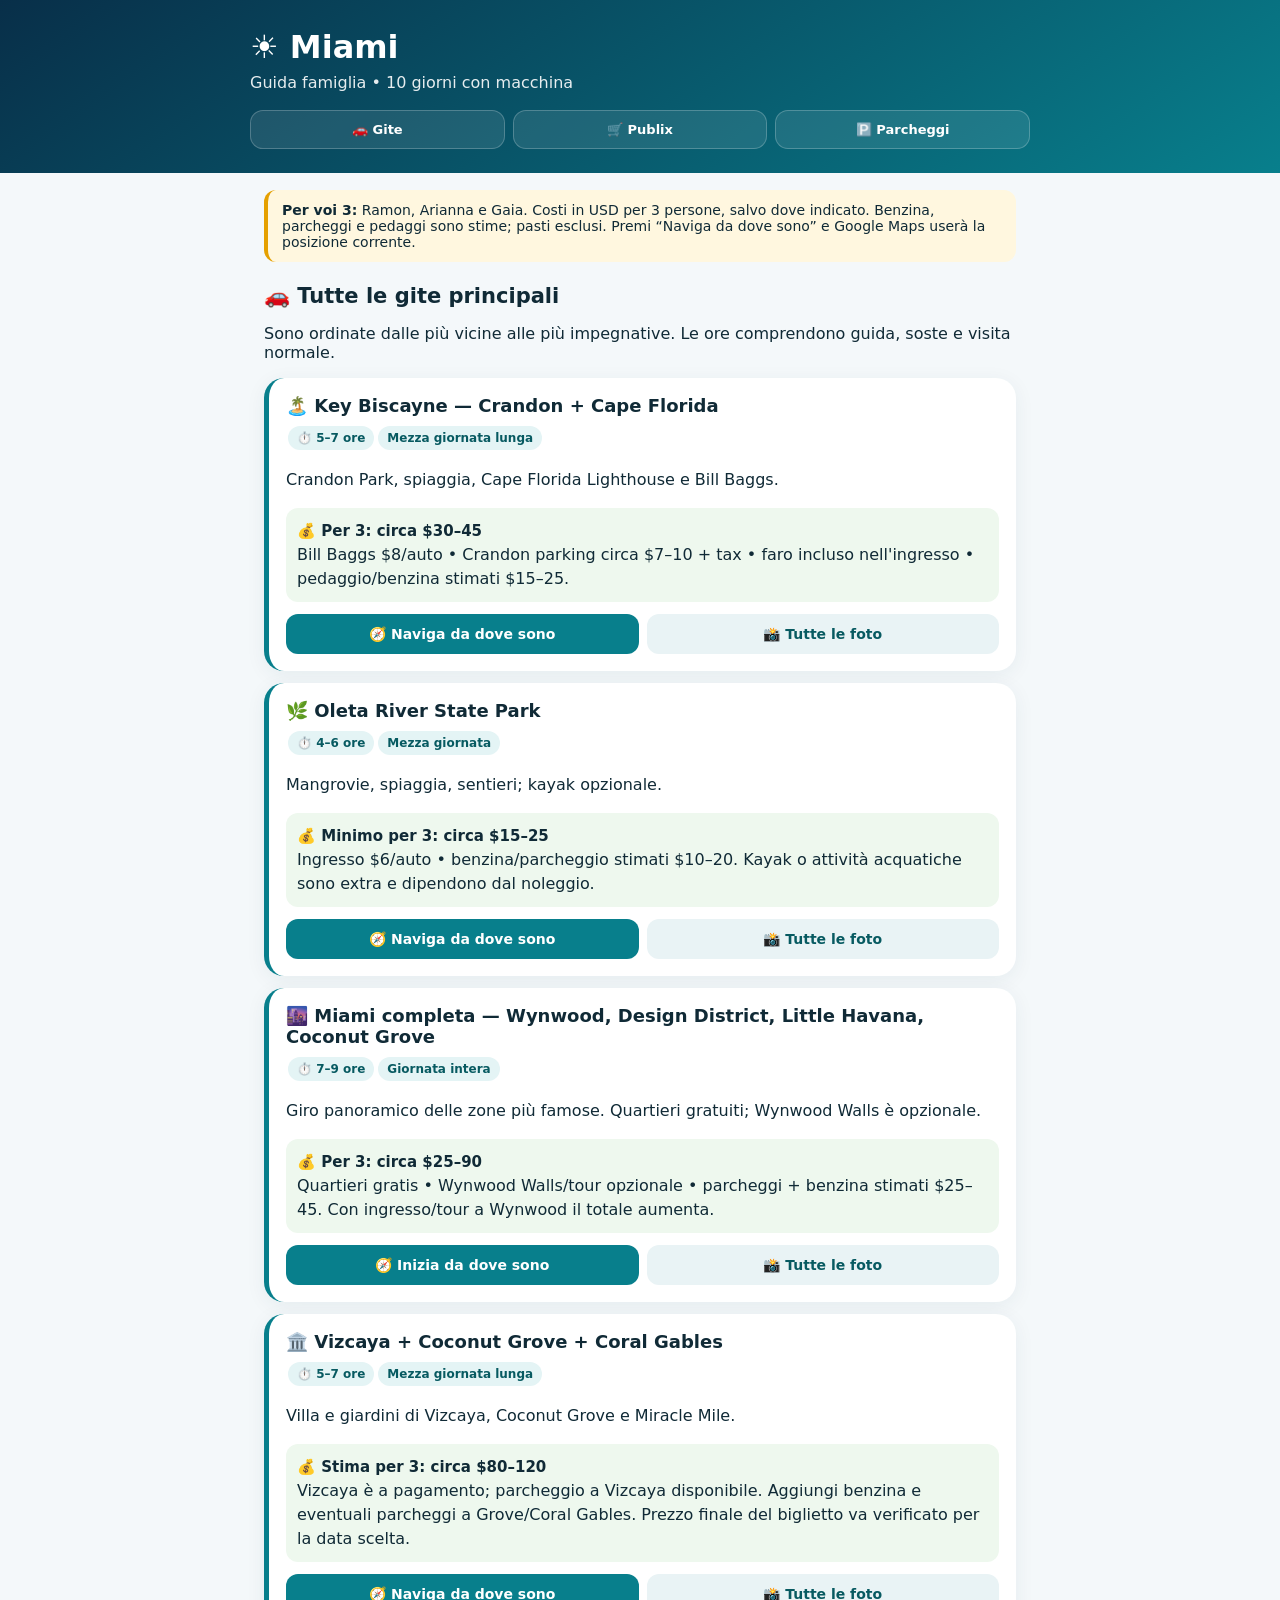
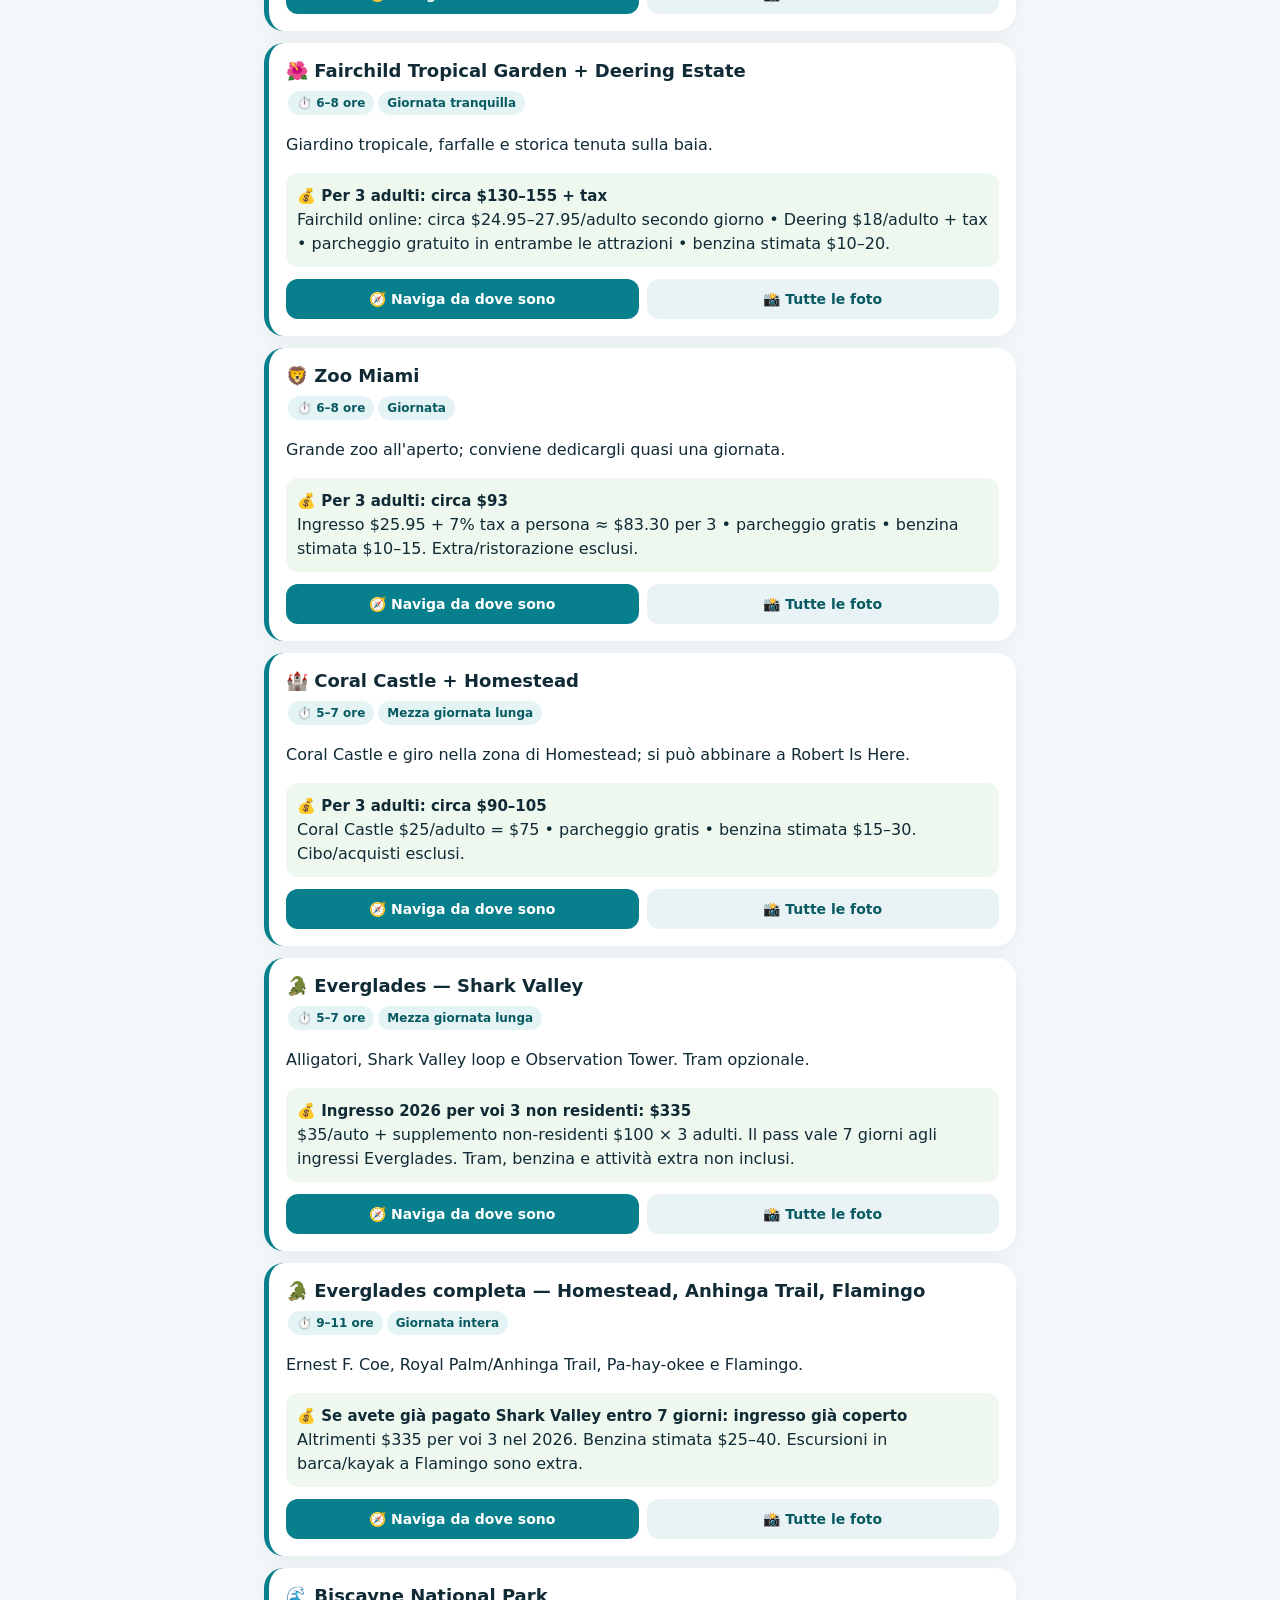
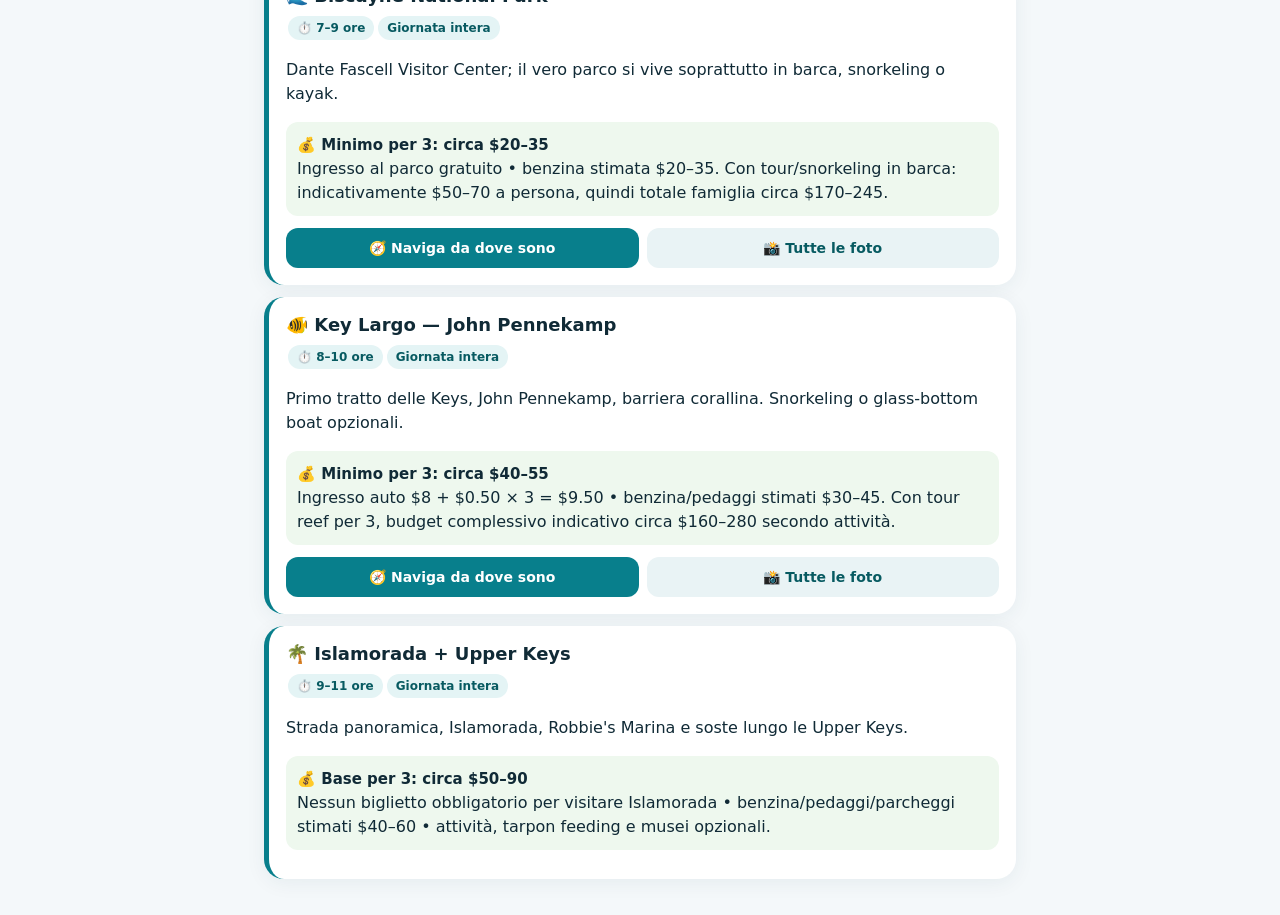
<file: index.html>
<!doctype html>
<html lang="it"><head><meta charset="utf-8"><meta name="viewport" content="width=device-width,initial-scale=1,viewport-fit=cover"><meta name="theme-color" content="#082f49"><link rel="manifest" href="manifest.webmanifest"><title>Miami • Guida famiglia</title><style>
*{box-sizing:border-box}html{scroll-behavior:smooth}body{margin:0;font-family:system-ui,-apple-system,Segoe UI,sans-serif;background:#f4f8fa;color:#102a36}header{background:linear-gradient(145deg,#082f49,#087f8c);color:#fff;padding:28px 18px 24px}header .wrap,main{max-width:780px;margin:auto}h1{margin:0;font-size:32px}header p{margin:7px 0 0;opacity:.9}.quick{display:grid;grid-template-columns:repeat(3,1fr);gap:8px;margin-top:18px}.quick a{background:#ffffff18;border:1px solid #ffffff38;color:#fff;text-decoration:none;text-align:center;padding:11px 5px;border-radius:13px;font-size:13px;font-weight:700}main{padding:14px}.alert{background:#fff7df;border-left:4px solid #e5a000;padding:12px 14px;border-radius:12px;margin:3px 0 14px;font-size:14px}.section{margin:22px 0}.section h2{font-size:21px;margin:0 0 10px}.feature{background:#fff;border-radius:20px;padding:17px;box-shadow:0 4px 20px #173d4d10;margin-bottom:12px}.feature h3{margin:0 0 8px;font-size:18px}.pill{display:inline-block;background:#e4f4f5;color:#075a61;padding:5px 9px;border-radius:999px;font-size:12px;font-weight:800;margin:2px}.price{background:#eef8ee;border-radius:12px;padding:11px;margin:10px 0;line-height:1.5}.price b{font-size:15px}.actions{display:flex;gap:8px;flex-wrap:wrap;margin-top:12px}.btn{flex:1;min-width:135px;text-align:center;background:#087f8c;color:#fff;text-decoration:none;padding:12px;border-radius:12px;font-weight:800;font-size:14px;border:0}.btn.alt{background:#e9f3f5;color:#075a61}.trip{border-left:5px solid #087f8c}.trip p{line-height:1.5}.foot{font-size:12px;color:#6b7c83;line-height:1.5;padding:8px 2px 30px}@media(max-width:480px){.quick{grid-template-columns:repeat(2,1fr)}header{padding-top:22px}}
</style></head><body><header><div class="wrap"><h1>☀️ Miami</h1><p>Guida famiglia • 10 giorni con macchina</p><div class="quick"><a href="#gite">🚗 Gite</a><a href="#supermercati">🛒 Publix</a><a href="#parcheggi">🅿️ Parcheggi</a></div></div></header><main>
<div class="alert"><b>Per voi 3:</b> Ramon, Arianna e Gaia. Costi in USD per 3 persone, salvo dove indicato. Benzina, parcheggi e pedaggi sono stime; pasti esclusi. Premi “Naviga da dove sono” e Google Maps userà la posizione corrente.</div>
<section class="section" id="gite"><h2>🚗 Tutte le gite principali</h2><p>Sono ordinate dalle più vicine alle più impegnative. Le ore comprendono guida, soste e visita normale.</p>

<div class="feature trip"><h3>🏝️ Key Biscayne — Crandon + Cape Florida</h3><span class="pill">⏱️ 5–7 ore</span><span class="pill">Mezza giornata lunga</span><p>Crandon Park, spiaggia, Cape Florida Lighthouse e Bill Baggs.</p><div class="price"><b>💰 Per 3: circa $30–45</b><br>Bill Baggs $8/auto • Crandon parking circa $7–10 + tax • faro incluso nell'ingresso • pedaggio/benzina stimati $15–25.</div><div class="actions"><a class="btn" href="https://www.google.com/maps/dir/?api=1&destination=Bill+Baggs+Cape+Florida+State+Park,FL&travelmode=driving" target="_blank">🧭 Naviga da dove sono</a><a class="btn alt" href="https://www.google.com/search?tbm=isch&q=Key+Biscayne+Crandon+Park+Cape+Florida+Lighthouse" target="_blank">📸 Tutte le foto</a></div></div>

<div class="feature trip"><h3>🌿 Oleta River State Park</h3><span class="pill">⏱️ 4–6 ore</span><span class="pill">Mezza giornata</span><p>Mangrovie, spiaggia, sentieri; kayak opzionale.</p><div class="price"><b>💰 Minimo per 3: circa $15–25</b><br>Ingresso $6/auto • benzina/parcheggio stimati $10–20. Kayak o attività acquatiche sono extra e dipendono dal noleggio.</div><div class="actions"><a class="btn" href="https://www.google.com/maps/dir/?api=1&destination=Oleta+River+State+Park,FL&travelmode=driving" target="_blank">🧭 Naviga da dove sono</a><a class="btn alt" href="https://www.google.com/search?tbm=isch&q=Oleta+River+State+Park+kayak+mangroves" target="_blank">📸 Tutte le foto</a></div></div>

<div class="feature trip"><h3>🌆 Miami completa — Wynwood, Design District, Little Havana, Coconut Grove</h3><span class="pill">⏱️ 7–9 ore</span><span class="pill">Giornata intera</span><p>Giro panoramico delle zone più famose. Quartieri gratuiti; Wynwood Walls è opzionale.</p><div class="price"><b>💰 Per 3: circa $25–90</b><br>Quartieri gratis • Wynwood Walls/tour opzionale • parcheggi + benzina stimati $25–45. Con ingresso/tour a Wynwood il totale aumenta.</div><div class="actions"><a class="btn" href="https://www.google.com/maps/dir/?api=1&destination=Wynwood+Walls,Miami,FL&travelmode=driving" target="_blank">🧭 Inizia da dove sono</a><a class="btn alt" href="https://www.google.com/search?tbm=isch&q=Miami+Wynwood+Little+Havana+Design+District+Coconut+Grove" target="_blank">📸 Tutte le foto</a></div></div>

<div class="feature trip"><h3>🏛️ Vizcaya + Coconut Grove + Coral Gables</h3><span class="pill">⏱️ 5–7 ore</span><span class="pill">Mezza giornata lunga</span><p>Villa e giardini di Vizcaya, Coconut Grove e Miracle Mile.</p><div class="price"><b>💰 Stima per 3: circa $80–120</b><br>Vizcaya è a pagamento; parcheggio a Vizcaya disponibile. Aggiungi benzina e eventuali parcheggi a Grove/Coral Gables. Prezzo finale del biglietto va verificato per la data scelta.</div><div class="actions"><a class="btn" href="https://www.google.com/maps/dir/?api=1&destination=Vizcaya+Museum+and+Gardens,Miami,FL&travelmode=driving" target="_blank">🧭 Naviga da dove sono</a><a class="btn alt" href="https://www.google.com/search?tbm=isch&q=Vizcaya+Museum+Gardens+Coconut+Grove+Coral+Gables" target="_blank">📸 Tutte le foto</a></div></div>

<div class="feature trip"><h3>🌺 Fairchild Tropical Garden + Deering Estate</h3><span class="pill">⏱️ 6–8 ore</span><span class="pill">Giornata tranquilla</span><p>Giardino tropicale, farfalle e storica tenuta sulla baia.</p><div class="price"><b>💰 Per 3 adulti: circa $130–155 + tax</b><br>Fairchild online: circa $24.95–27.95/adulto secondo giorno • Deering $18/adulto + tax • parcheggio gratuito in entrambe le attrazioni • benzina stimata $10–20.</div><div class="actions"><a class="btn" href="https://www.google.com/maps/dir/?api=1&destination=Fairchild+Tropical+Botanic+Garden,FL&travelmode=driving" target="_blank">🧭 Naviga da dove sono</a><a class="btn alt" href="https://www.google.com/search?tbm=isch&q=Fairchild+Tropical+Botanic+Garden+Deering+Estate" target="_blank">📸 Tutte le foto</a></div></div>

<div class="feature trip"><h3>🦁 Zoo Miami</h3><span class="pill">⏱️ 6–8 ore</span><span class="pill">Giornata</span><p>Grande zoo all'aperto; conviene dedicargli quasi una giornata.</p><div class="price"><b>💰 Per 3 adulti: circa $93</b><br>Ingresso $25.95 + 7% tax a persona ≈ $83.30 per 3 • parcheggio gratis • benzina stimata $10–15. Extra/ristorazione esclusi.</div><div class="actions"><a class="btn" href="https://www.google.com/maps/dir/?api=1&destination=Zoo+Miami,FL&travelmode=driving" target="_blank">🧭 Naviga da dove sono</a><a class="btn alt" href="https://www.google.com/search?tbm=isch&q=Zoo+Miami+Florida" target="_blank">📸 Tutte le foto</a></div></div>

<div class="feature trip"><h3>🏰 Coral Castle + Homestead</h3><span class="pill">⏱️ 5–7 ore</span><span class="pill">Mezza giornata lunga</span><p>Coral Castle e giro nella zona di Homestead; si può abbinare a Robert Is Here.</p><div class="price"><b>💰 Per 3 adulti: circa $90–105</b><br>Coral Castle $25/adulto = $75 • parcheggio gratis • benzina stimata $15–30. Cibo/acquisti esclusi.</div><div class="actions"><a class="btn" href="https://www.google.com/maps/dir/?api=1&destination=Coral+Castle,Homestead,FL&travelmode=driving" target="_blank">🧭 Naviga da dove sono</a><a class="btn alt" href="https://www.google.com/search?tbm=isch&q=Coral+Castle+Homestead+Florida" target="_blank">📸 Tutte le foto</a></div></div>

<div class="feature trip"><h3>🐊 Everglades — Shark Valley</h3><span class="pill">⏱️ 5–7 ore</span><span class="pill">Mezza giornata lunga</span><p>Alligatori, Shark Valley loop e Observation Tower. Tram opzionale.</p><div class="price"><b>💰 Ingresso 2026 per voi 3 non residenti: $335</b><br>$35/auto + supplemento non-residenti $100 × 3 adulti. Il pass vale 7 giorni agli ingressi Everglades. Tram, benzina e attività extra non inclusi.</div><div class="actions"><a class="btn" href="https://www.google.com/maps/dir/?api=1&destination=Shark+Valley+Visitor+Center,FL&travelmode=driving" target="_blank">🧭 Naviga da dove sono</a><a class="btn alt" href="https://www.google.com/search?tbm=isch&q=Everglades+Shark+Valley+alligators+observation+tower" target="_blank">📸 Tutte le foto</a></div></div>

<div class="feature trip"><h3>🐊 Everglades completa — Homestead, Anhinga Trail, Flamingo</h3><span class="pill">⏱️ 9–11 ore</span><span class="pill">Giornata intera</span><p>Ernest F. Coe, Royal Palm/Anhinga Trail, Pa-hay-okee e Flamingo.</p><div class="price"><b>💰 Se avete già pagato Shark Valley entro 7 giorni: ingresso già coperto</b><br>Altrimenti $335 per voi 3 nel 2026. Benzina stimata $25–40. Escursioni in barca/kayak a Flamingo sono extra.</div><div class="actions"><a class="btn" href="https://www.google.com/maps/dir/?api=1&destination=Flamingo+Visitor+Center,Everglades+National+Park,FL&travelmode=driving" target="_blank">🧭 Naviga da dove sono</a><a class="btn alt" href="https://www.google.com/search?tbm=isch&q=Everglades+Anhinga+Trail+Flamingo+Florida" target="_blank">📸 Tutte le foto</a></div></div>

<div class="feature trip"><h3>🌊 Biscayne National Park</h3><span class="pill">⏱️ 7–9 ore</span><span class="pill">Giornata intera</span><p>Dante Fascell Visitor Center; il vero parco si vive soprattutto in barca, snorkeling o kayak.</p><div class="price"><b>💰 Minimo per 3: circa $20–35</b><br>Ingresso al parco gratuito • benzina stimata $20–35. Con tour/snorkeling in barca: indicativamente $50–70 a persona, quindi totale famiglia circa $170–245.</div><div class="actions"><a class="btn" href="https://www.google.com/maps/dir/?api=1&destination=Dante+Fascell+Visitor+Center,Homestead,FL&travelmode=driving" target="_blank">🧭 Naviga da dove sono</a><a class="btn alt" href="https://www.google.com/search?tbm=isch&q=Biscayne+National+Park+Boca+Chita+lighthouse+snorkeling" target="_blank">📸 Tutte le foto</a></div></div>

<div class="feature trip"><h3>🐠 Key Largo — John Pennekamp</h3><span class="pill">⏱️ 8–10 ore</span><span class="pill">Giornata intera</span><p>Primo tratto delle Keys, John Pennekamp, barriera corallina. Snorkeling o glass-bottom boat opzionali.</p><div class="price"><b>💰 Minimo per 3: circa $40–55</b><br>Ingresso auto $8 + $0.50 × 3 = $9.50 • benzina/pedaggi stimati $30–45. Con tour reef per 3, budget complessivo indicativo circa $160–280 secondo attività.</div><div class="actions"><a class="btn" href="https://www.google.com/maps/dir/?api=1&destination=John+Pennekamp+Coral+Reef+State+Park,FL&travelmode=driving" target="_blank">🧭 Naviga da dove sono</a><a class="btn alt" href="https://www.google.com/search?tbm=isch&q=John+Pennekamp+Coral+Reef+State+Park+snorkeling+Key+Largo" target="_blank">📸 Tutte le foto</a></div></div>

<div class="feature trip"><h3>🌴 Islamorada + Upper Keys</h3><span class="pill">⏱️ 9–11 ore</span><span class="pill">Giornata intera</span><p>Strada panoramica, Islamorada, Robbie's Marina e soste lungo le Upper Keys.</p><div class="price"><b>💰 Base per 3: circa $50–90</b><br>Nessun biglietto obbligatorio per visitare Islamorada • benzina/pedaggi/parcheggi stimati $40–60 • attività, tarpon feeding e musei opzionali.</div><div class="actions"><a class="btn" href="
</file>
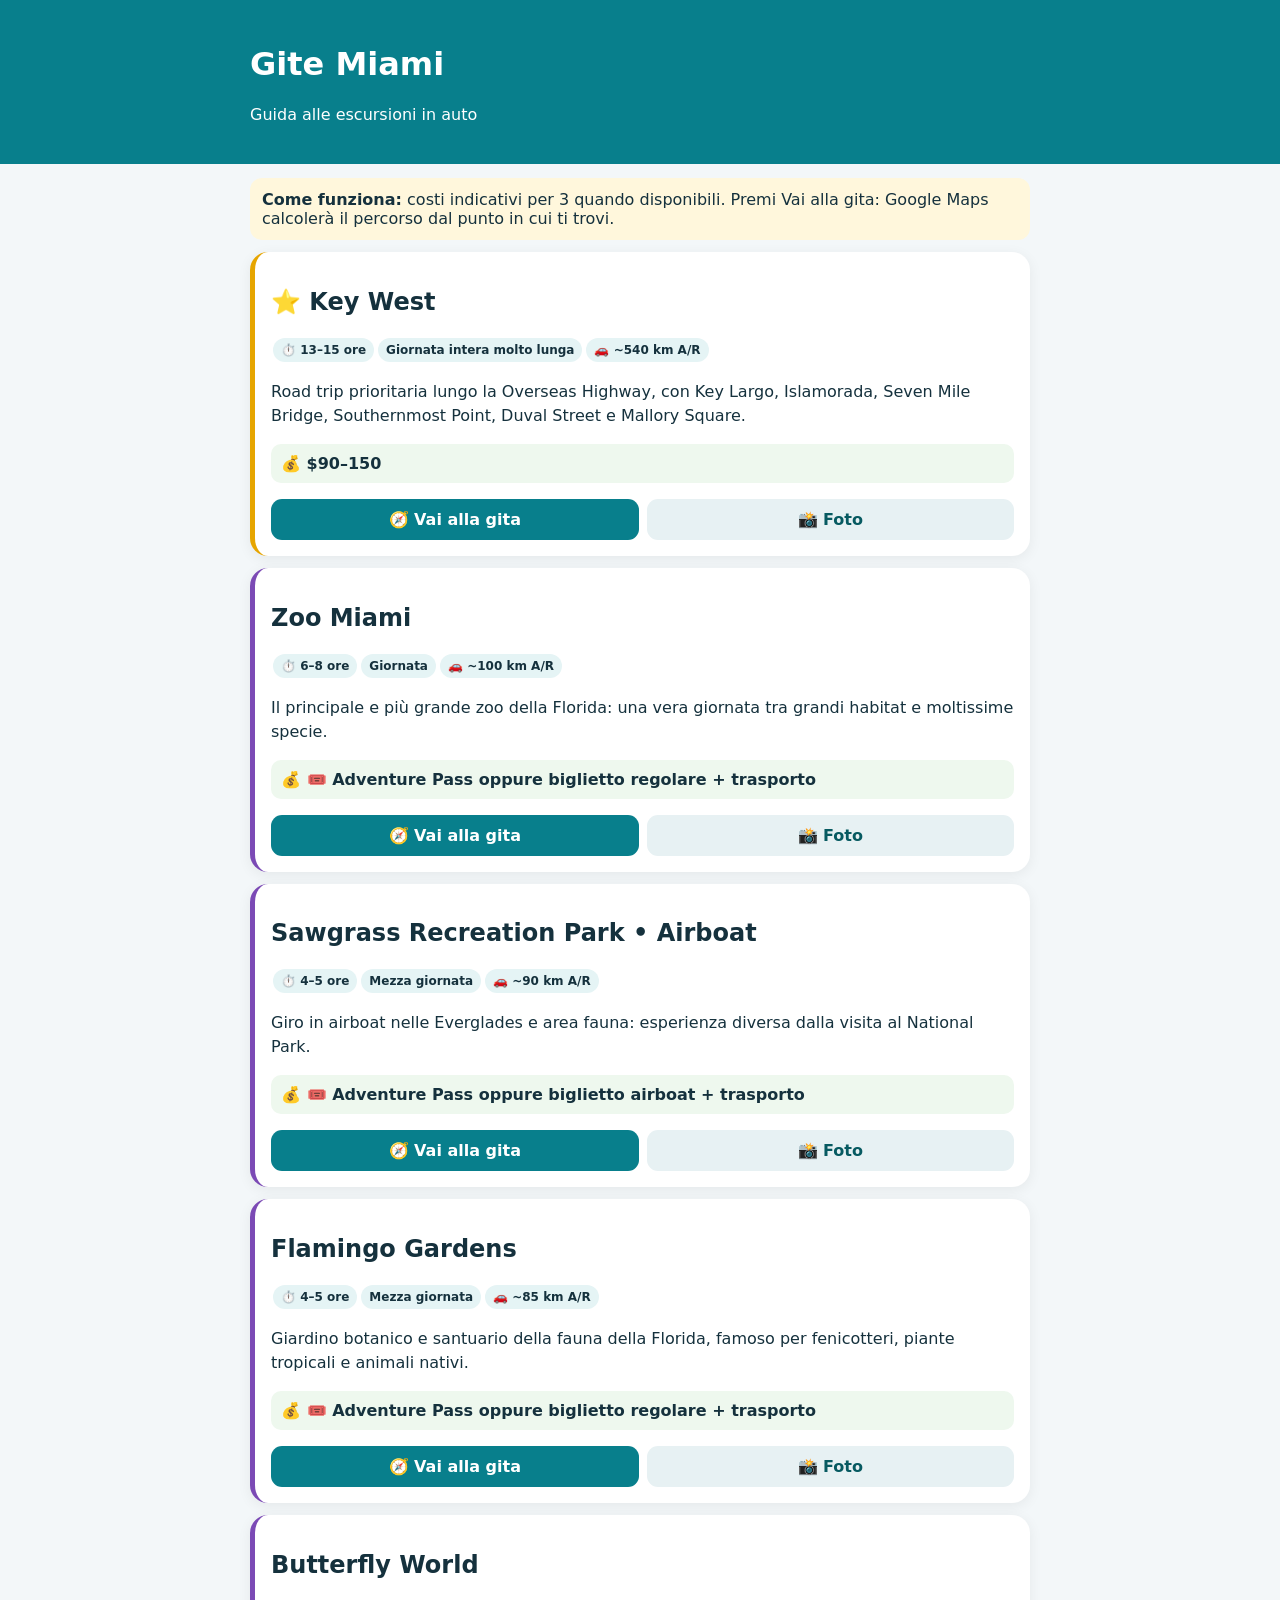
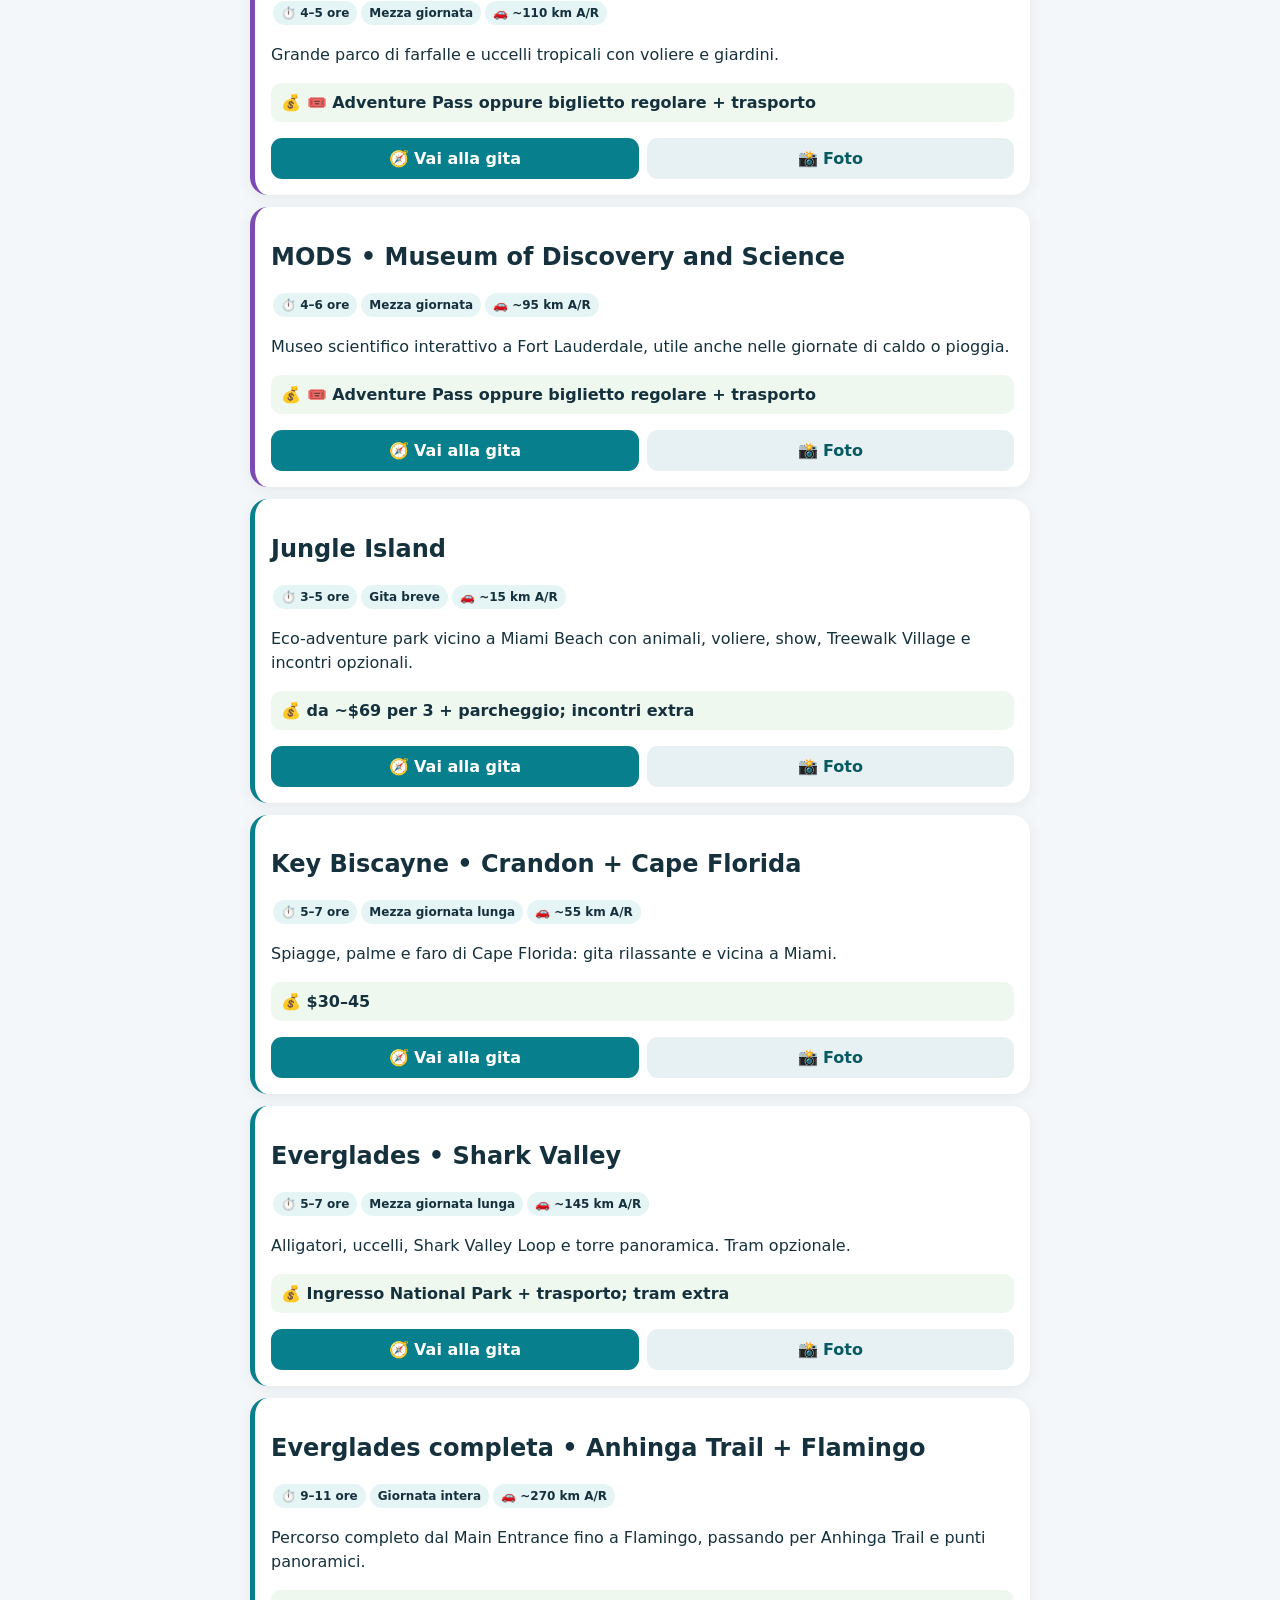
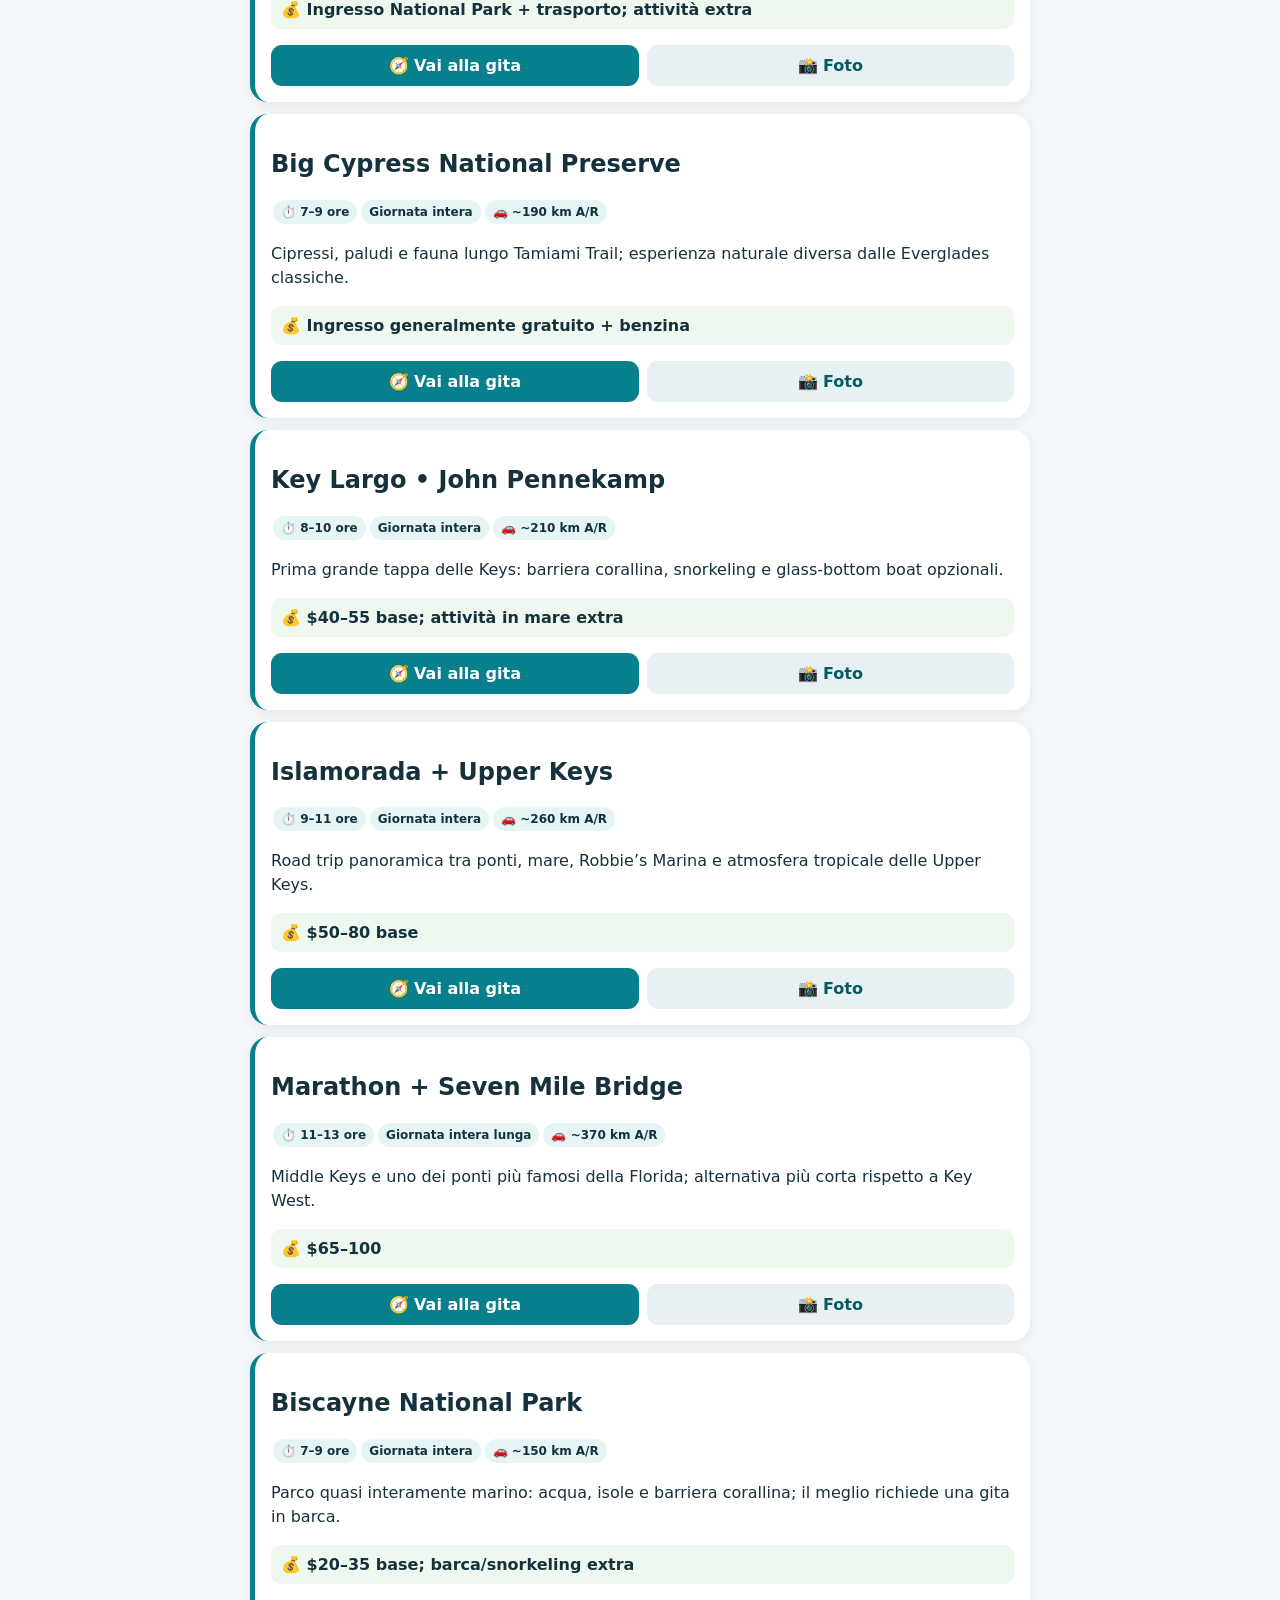
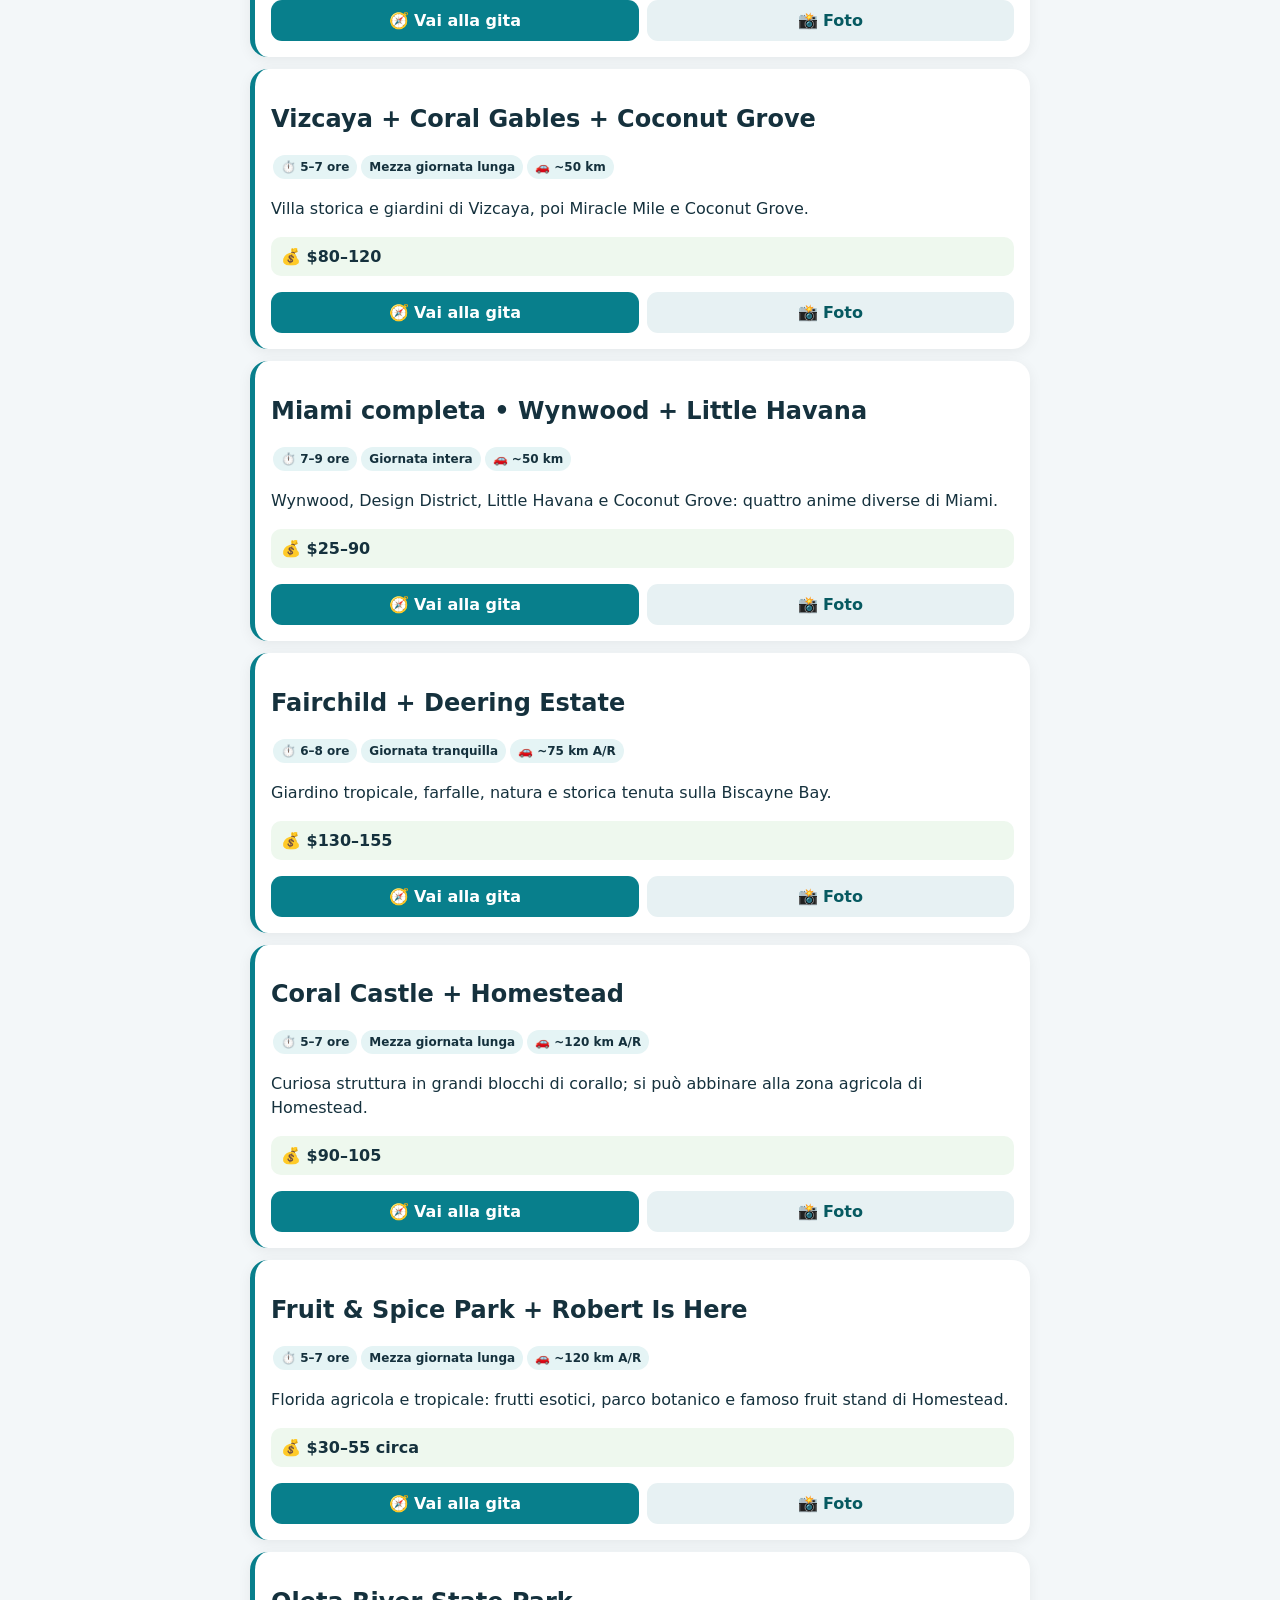
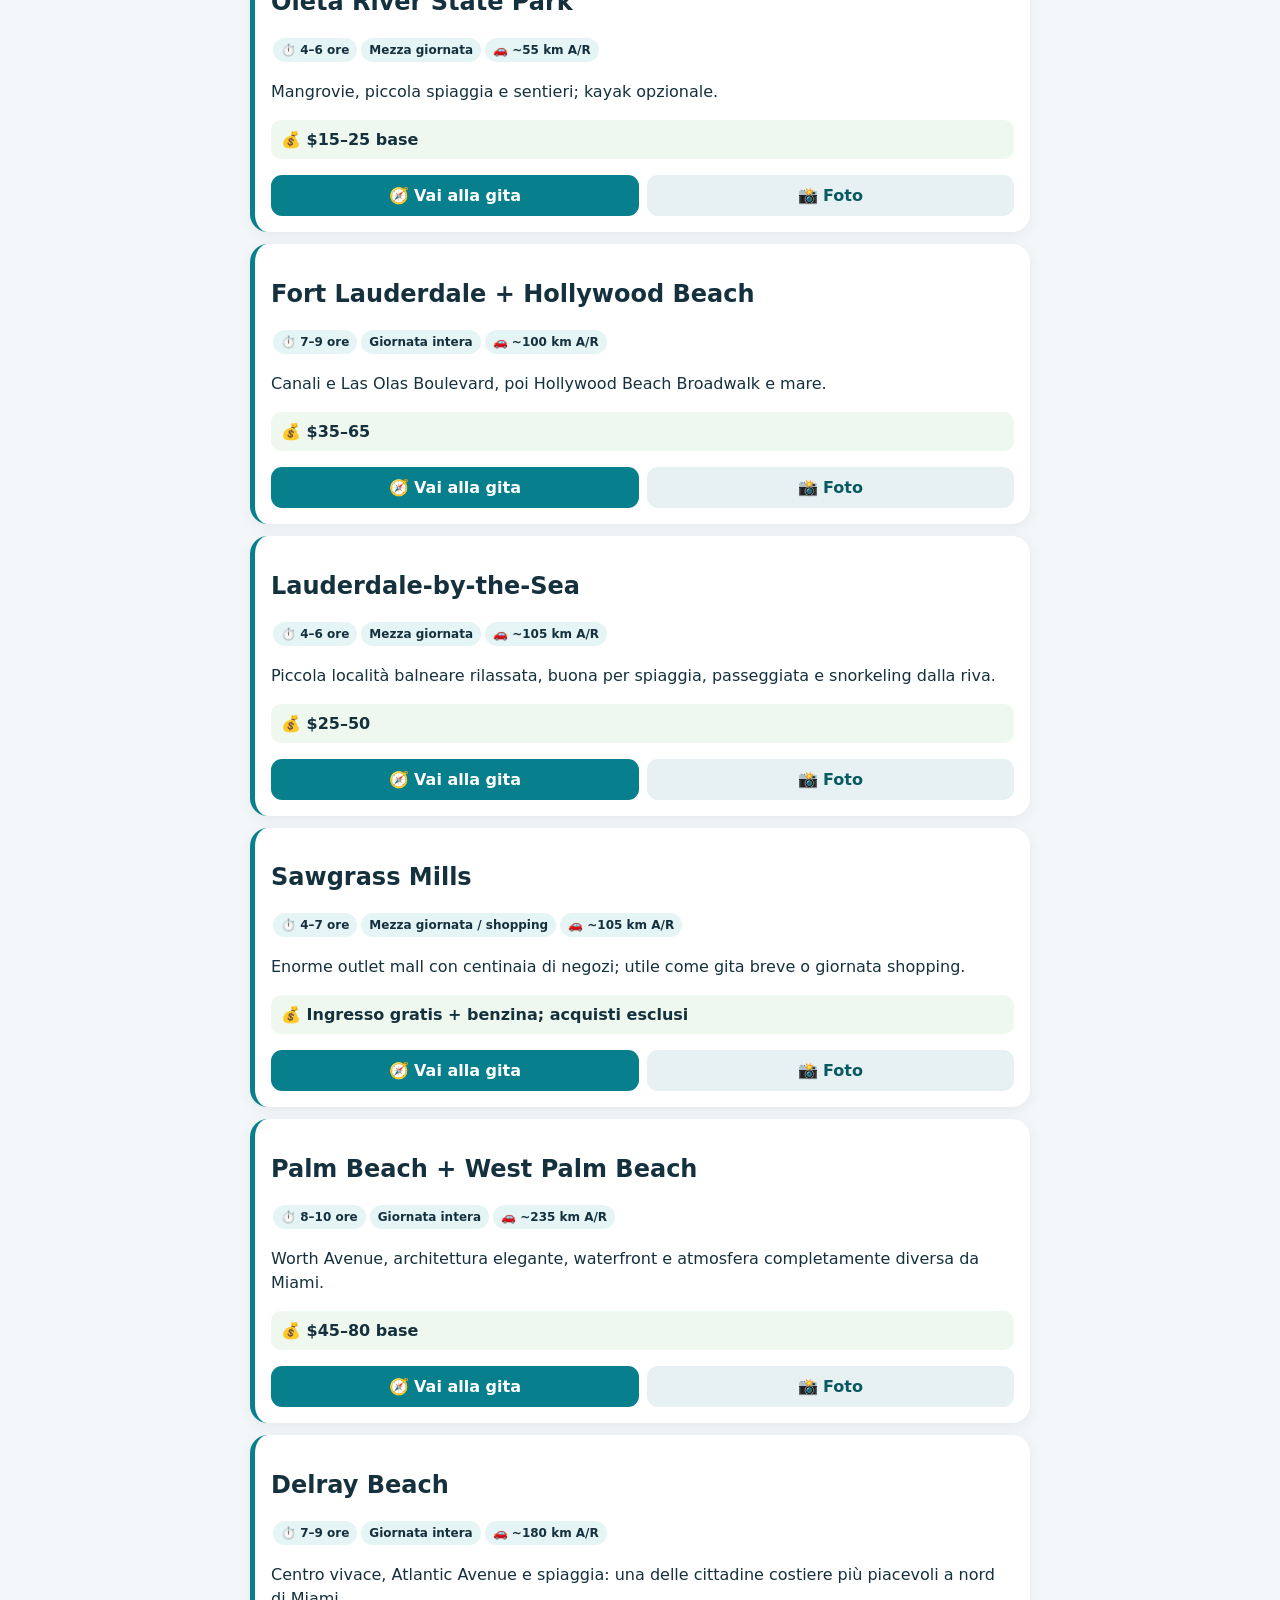
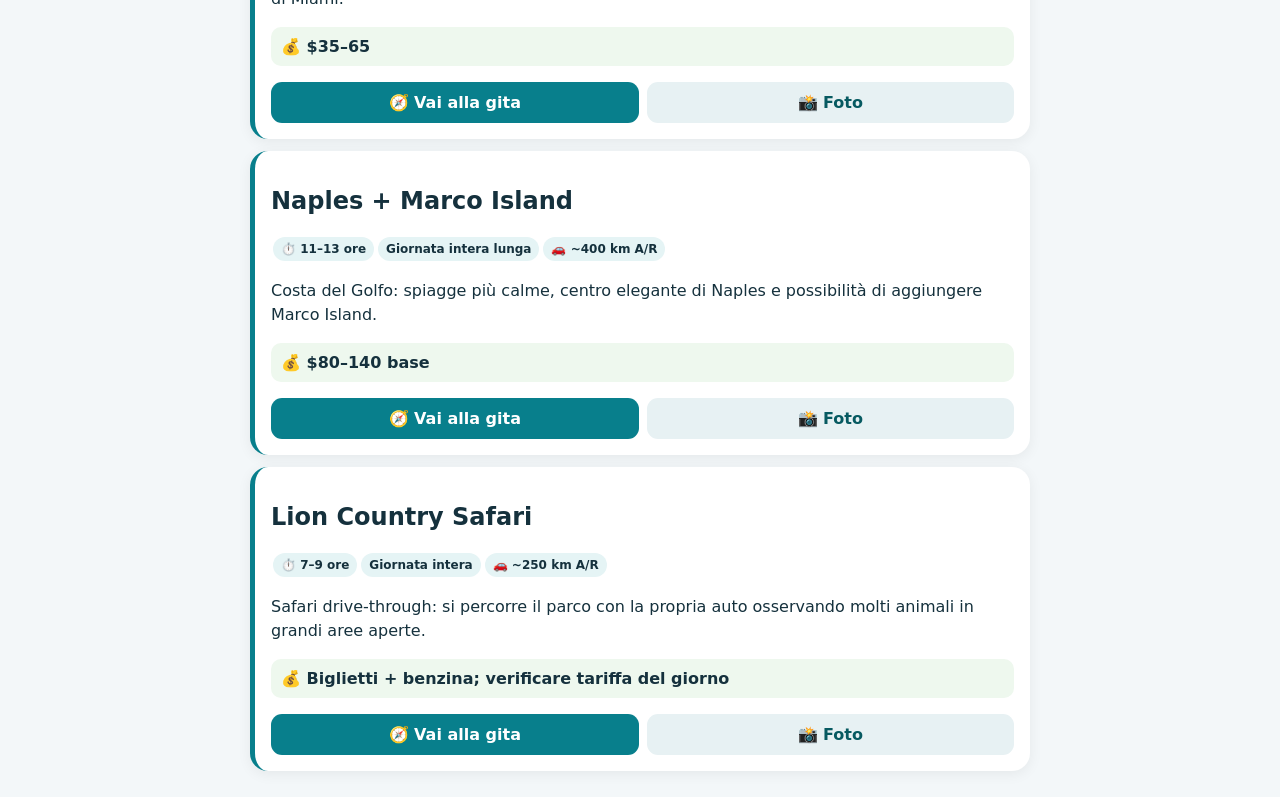
<file: gite-super/index.html>
<!doctype html><html lang="it"><head><meta charset="utf-8"><meta name="viewport" content="width=device-width,initial-scale=1"><title>Gite Miami</title><link rel="stylesheet" href="style.css"></head><body><header><h1>Gite Miami</h1><p>Guida alle escursioni in auto</p></header><main><div id="list"></div></main><script src="trips.js"></script></body></html>
</file>
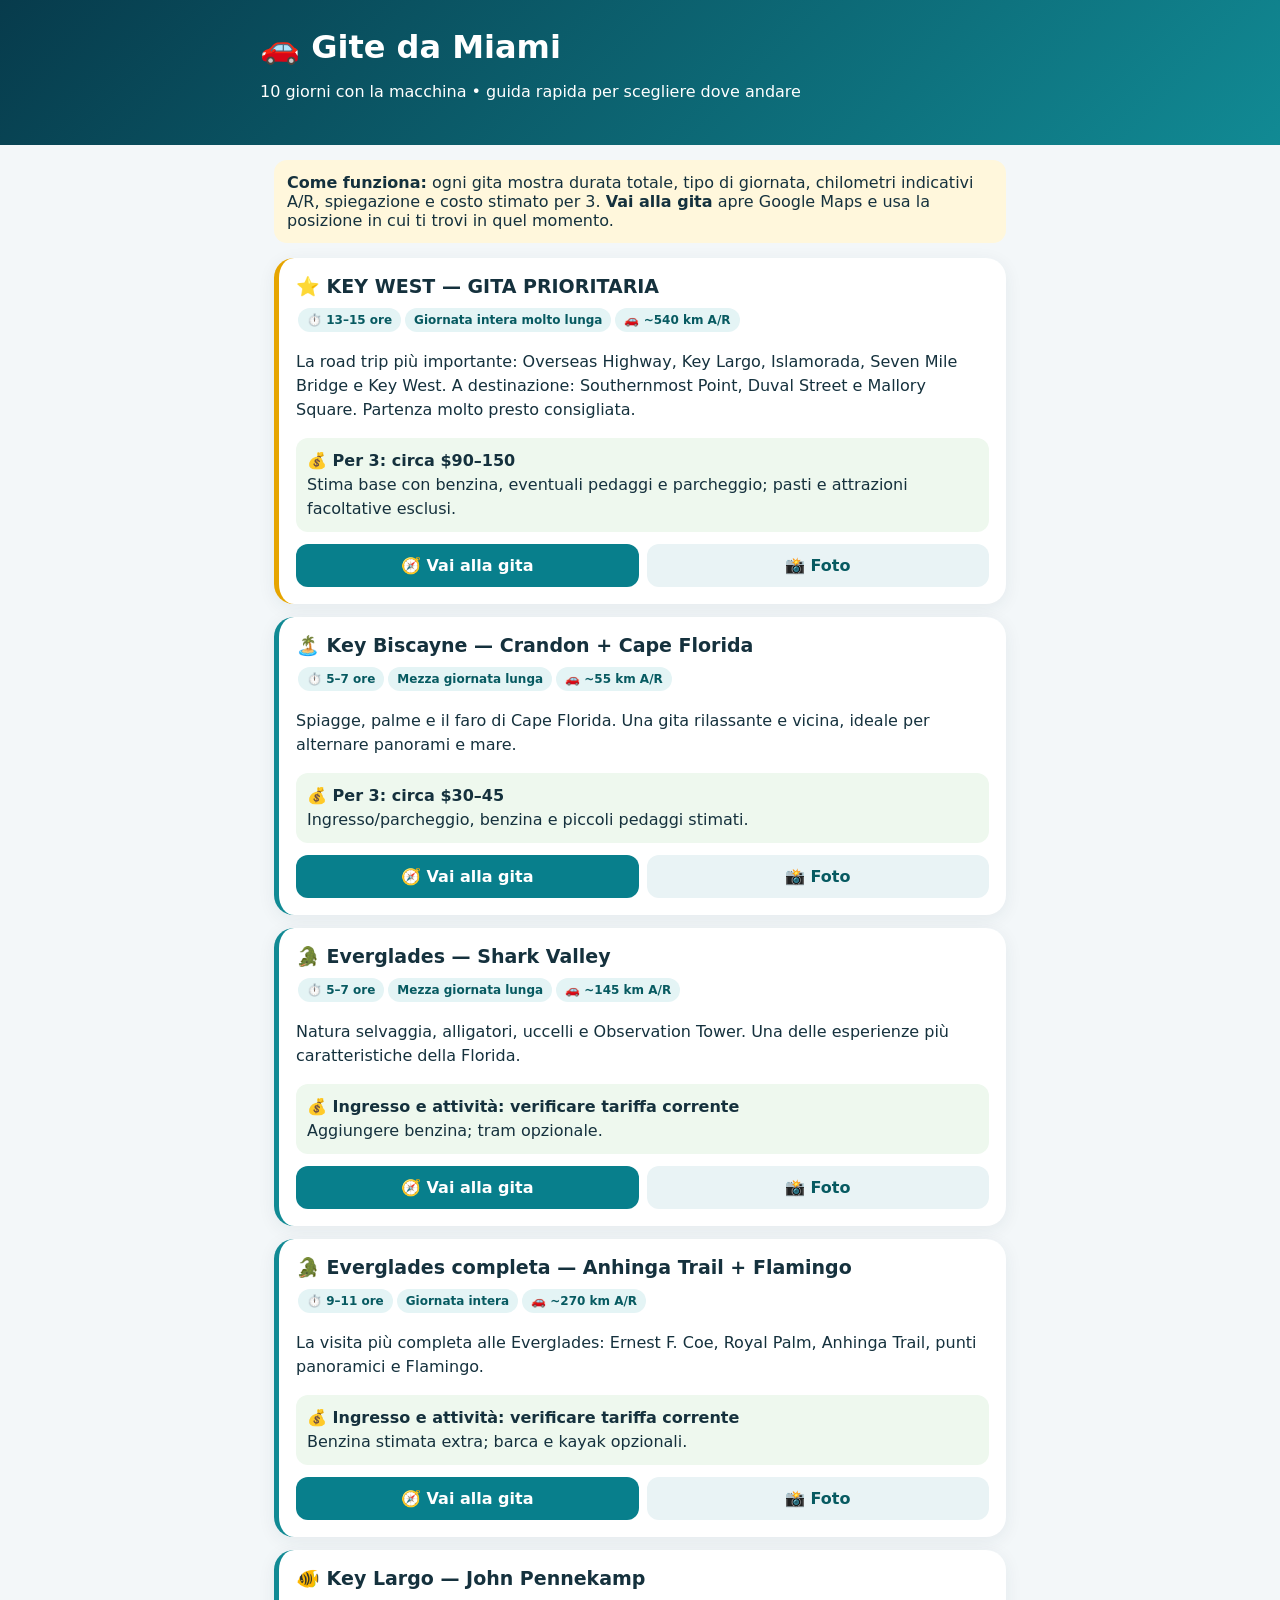
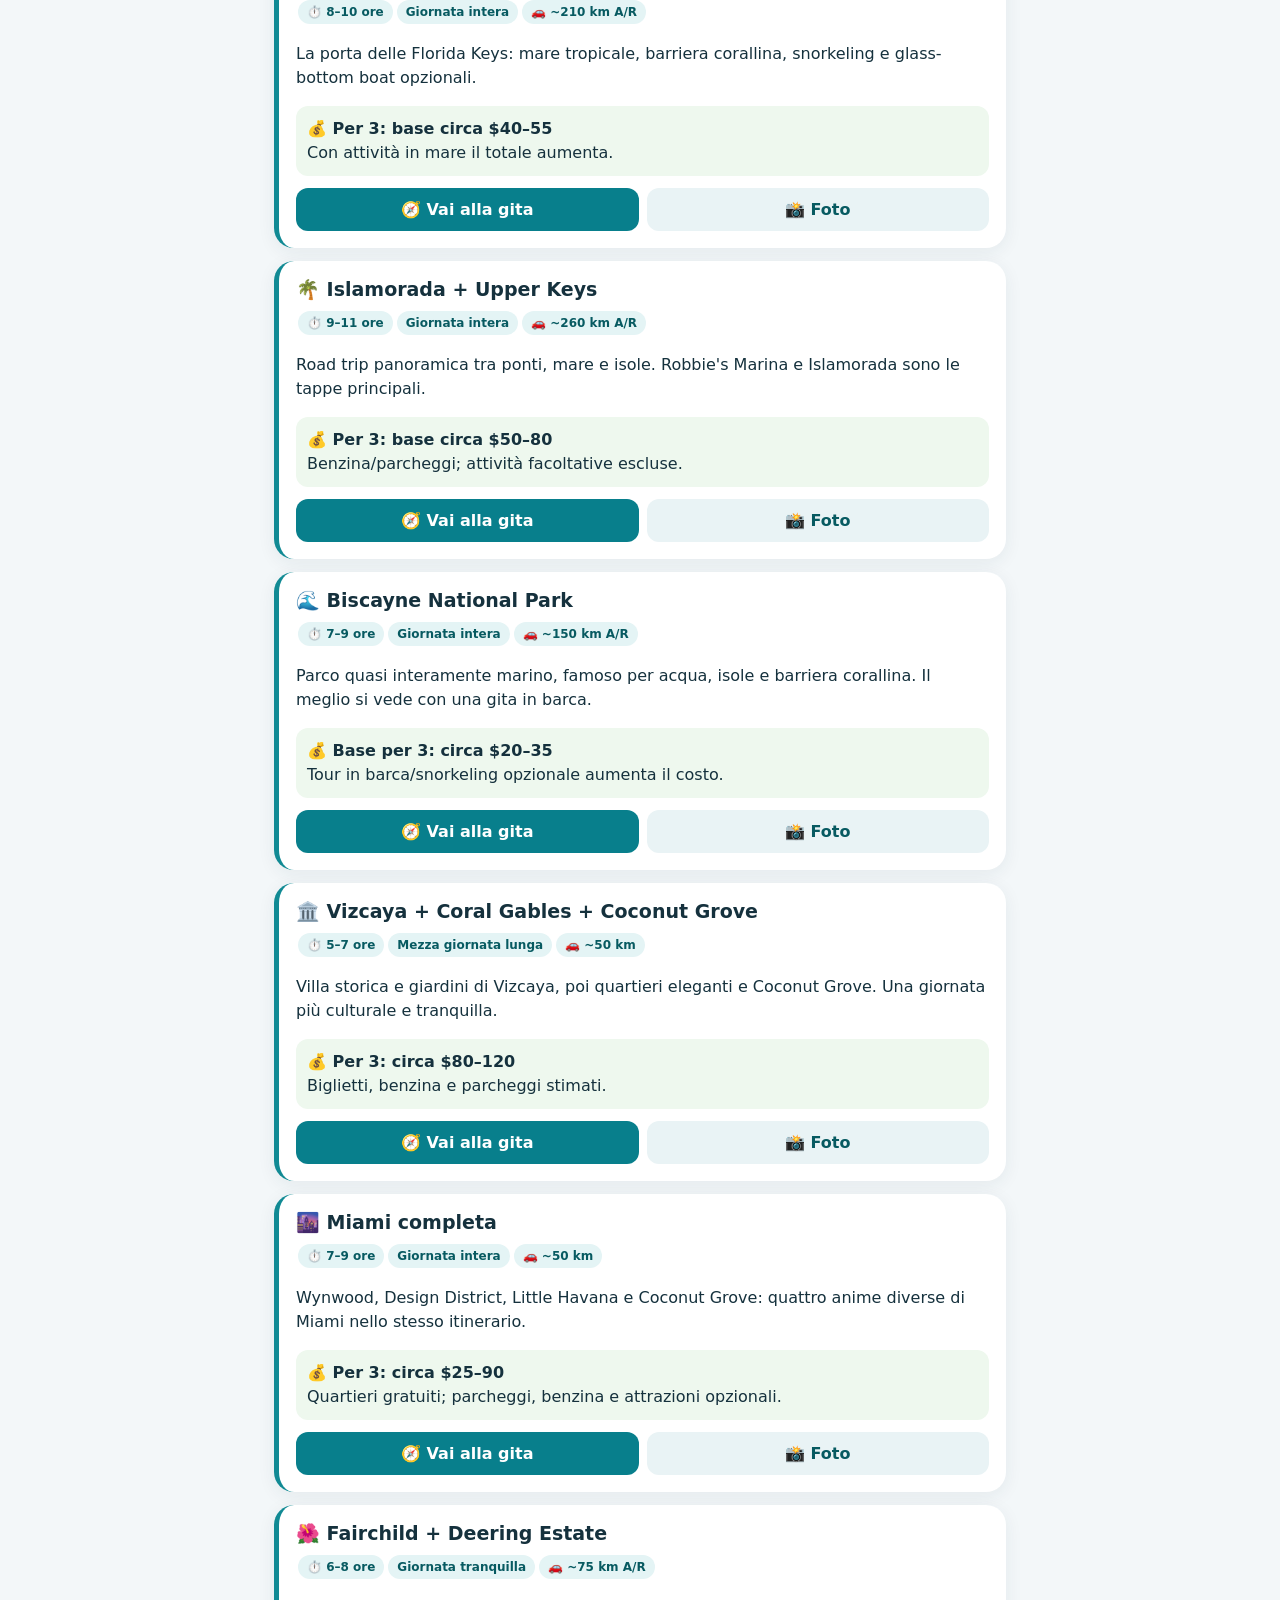
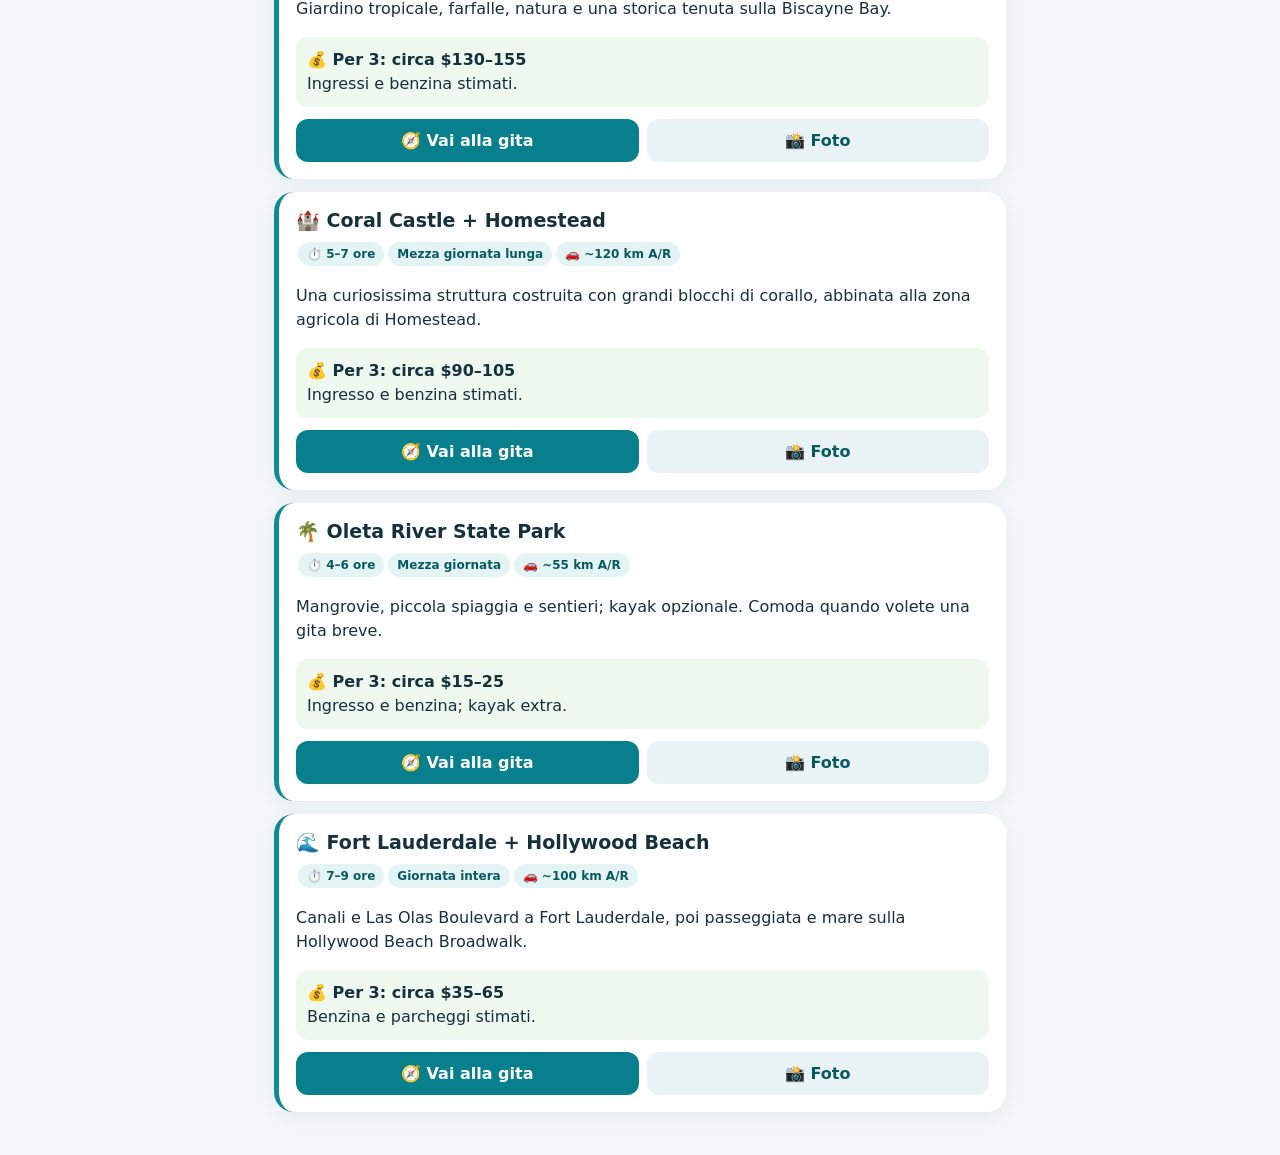
<file: gite/index.html>
<!doctype html><html lang="it"><head><meta charset="utf-8"><meta name="viewport" content="width=device-width,initial-scale=1"><title>Miami • Gite in auto</title><style>*{box-sizing:border-box}body{margin:0;font-family:system-ui,-apple-system,Segoe UI,sans-serif;background:#f3f7f9;color:#15313d}header{padding:28px 16px;background:linear-gradient(135deg,#073b4c,#118a94);color:white}header div,main{max-width:760px;margin:auto}h1{margin:0 0 5px}.intro{background:#fff7dc;padding:13px;border-radius:13px;margin:15px 0}.card{background:white;border-radius:20px;padding:17px;margin:13px 0;box-shadow:0 4px 18px #173d4d12;border-left:5px solid #118a94}.priority{border-left-color:#e6a500}.card h2{font-size:19px;margin:0 0 8px}.pill{display:inline-block;background:#e4f4f5;color:#075a61;padding:5px 9px;border-radius:999px;font-size:12px;font-weight:800;margin:2px}.desc{line-height:1.5}.price{background:#eef8ee;padding:11px;border-radius:12px;line-height:1.5}.buttons{display:flex;gap:8px;margin-top:12px;flex-wrap:wrap}.btn{flex:1;min-width:135px;text-align:center;padding:12px;border-radius:12px;text-decoration:none;font-weight:800;background:#087f8c;color:white}.photos{background:#e9f3f5;color:#075a61}main{padding:0 14px 30px}</style></head><body><header><div><h1>🚗 Gite da Miami</h1><p>10 giorni con la macchina • guida rapida per scegliere dove andare</p></div></header><main><div class="intro"><b>Come funziona:</b> ogni gita mostra durata totale, tipo di giornata, chilometri indicativi A/R, spiegazione e costo stimato per 3. <b>Vai alla gita</b> apre Google Maps e usa la posizione in cui ti trovi in quel momento.</div>
<div class="card priority"><h2>⭐ KEY WEST — GITA PRIORITARIA</h2><span class="pill">⏱️ 13–15 ore</span><span class="pill">Giornata intera molto lunga</span><span class="pill">🚗 ~540 km A/R</span><p class="desc">La road trip più importante: Overseas Highway, Key Largo, Islamorada, Seven Mile Bridge e Key West. A destinazione: Southernmost Point, Duval Street e Mallory Square. Partenza molto presto consigliata.</p><div class="price"><b>💰 Per 3: circa $90–150</b><br>Stima base con benzina, eventuali pedaggi e parcheggio; pasti e attrazioni facoltative esclusi.</div><div class="buttons"><a class="btn" target="_blank" href="https://www.google.com/maps/dir/?api=1&destination=Mallory+Square,Key+West,FL&waypoints=Key+Largo,FL%7CIslamorada,FL%7CSeven+Mile+Bridge,FL&travelmode=driving">🧭 Vai alla gita</a><a class="btn photos" target="_blank" href="https://www.google.com/search?tbm=isch&q=Key+West+Seven+Mile+Bridge+Southernmost+Point+Mallory+Square">📸 Foto</a></div></div>
<div class="card"><h2>🏝️ Key Biscayne — Crandon + Cape Florida</h2><span class="pill">⏱️ 5–7 ore</span><span class="pill">Mezza giornata lunga</span><span class="pill">🚗 ~55 km A/R</span><p class="desc">Spiagge, palme e il faro di Cape Florida. Una gita rilassante e vicina, ideale per alternare panorami e mare.</p><div class="price"><b>💰 Per 3: circa $30–45</b><br>Ingresso/parcheggio, benzina e piccoli pedaggi stimati.</div><div class="buttons"><a class="btn" target="_blank" href="https://www.google.com/maps/dir/?api=1&destination=Bill+Baggs+Cape+Florida+State+Park,FL&waypoints=Crandon+Park,FL&travelmode=driving">🧭 Vai alla gita</a><a class="btn photos" target="_blank" href="https://www.google.com/search?tbm=isch&q=Key+Biscayne+Crandon+Park+Cape+Florida+Lighthouse">📸 Foto</a></div></div>
<div class="card"><h2>🐊 Everglades — Shark Valley</h2><span class="pill">⏱️ 5–7 ore</span><span class="pill">Mezza giornata lunga</span><span class="pill">🚗 ~145 km A/R</span><p class="desc">Natura selvaggia, alligatori, uccelli e Observation Tower. Una delle esperienze più caratteristiche della Florida.</p><div class="price"><b>💰 Ingresso e attività: verificare tariffa corrente</b><br>Aggiungere benzina; tram opzionale.</div><div class="buttons"><a class="btn" target="_blank" href="https://www.google.com/maps/dir/?api=1&destination=Shark+Valley+Visitor+Center,FL&travelmode=driving">🧭 Vai alla gita</a><a class="btn photos" target="_blank" href="https://www.google.com/search?tbm=isch&q=Everglades+Shark+Valley+alligators+observation+tower">📸 Foto</a></div></div>
<div class="card"><h2>🐊 Everglades completa — Anhinga Trail + Flamingo</h2><span class="pill">⏱️ 9–11 ore</span><span class="pill">Giornata intera</span><span class="pill">🚗 ~270 km A/R</span><p class="desc">La visita più completa alle Everglades: Ernest F. Coe, Royal Palm, Anhinga Trail, punti panoramici e Flamingo.</p><div class="price"><b>💰 Ingresso e attività: verificare tariffa corrente</b><br>Benzina stimata extra; barca e kayak opzionali.</div><div class="buttons"><a class="btn" target="_blank" href="https://www.google.com/maps/dir/?api=1&destination=Flamingo+Visitor+Center,FL&waypoints=Ernest+F+Coe+Visitor+Center,FL%7CAnhinga+Trail,FL&travelmode=driving">🧭 Vai alla gita</a><a class="btn photos" target="_blank" href="https://www.google.com/search?tbm=isch&q=Everglades+Anhinga+Trail+Flamingo">📸 Foto</a></div></div>
<div class="card"><h2>🐠 Key Largo — John Pennekamp</h2><span class="pill">⏱️ 8–10 ore</span><span class="pill">Giornata intera</span><span class="pill">🚗 ~210 km A/R</span><p class="desc">La porta delle Florida Keys: mare tropicale, barriera corallina, snorkeling e glass-bottom boat opzionali.</p><div class="price"><b>💰 Per 3: base circa $40–55</b><br>Con attività in mare il totale aumenta.</div><div class="buttons"><a class="btn" target="_blank" href="https://www.google.com/maps/dir/?api=1&destination=John+Pennekamp+Coral+Reef+State+Park,FL&travelmode=driving">🧭 Vai alla gita</a><a class="btn photos" target="_blank" href="https://www.google.com/search?tbm=isch&q=John+Pennekamp+Key+Largo+snorkeling">📸 Foto</a></div></div>
<div class="card"><h2>🌴 Islamorada + Upper Keys</h2><span class="pill">⏱️ 9–11 ore</span><span class="pill">Giornata intera</span><span class="pill">🚗 ~260 km A/R</span><p class="desc">Road trip panoramica tra ponti, mare e isole. Robbie's Marina e Islamorada sono le tappe principali.</p><div class="price"><b>💰 Per 3: base circa $50–80</b><br>Benzina/parcheggi; attività facoltative escluse.</div><div class="buttons"><a class="btn" target="_blank" href="https://www.google.com/maps/dir/?api=1&destination=Robbies+of+Islamorada,FL&waypoints=Key+Largo,FL&travelmode=driving">🧭 Vai alla gita</a><a class="btn photos" target="_blank" href="https://www.google.com/search?tbm=isch&q=Islamorada+Florida+Keys+Robbies+Marina">📸 Foto</a></div></div>
<div class="card"><h2>🌊 Biscayne National Park</h2><span class="pill">⏱️ 7–9 ore</span><span class="pill">Giornata intera</span><span class="pill">🚗 ~150 km A/R</span><p class="desc">Parco quasi interamente marino, famoso per acqua, isole e barriera corallina. Il meglio si vede con una gita in barca.</p><div class="price"><b>💰 Base per 3: circa $20–35</b><br>Tour in barca/snorkeling opzionale aumenta il costo.</div><div class="buttons"><a class="btn" target="_blank" href="https://www.google.com/maps/dir/?api=1&destination=Dante+Fascell+Visitor+Center,FL&travelmode=driving">🧭 Vai alla gita</a><a class="btn photos" target="_blank" href="https://www.google.com/search?tbm=isch&q=Biscayne+National+Park+Boca+Chita">📸 Foto</a></div></div>
<div class="card"><h2>🏛️ Vizcaya + Coral Gables + Coconut Grove</h2><span class="pill">⏱️ 5–7 ore</span><span class="pill">Mezza giornata lunga</span><span class="pill">🚗 ~50 km</span><p class="desc">Villa storica e giardini di Vizcaya, poi quartieri eleganti e Coconut Grove. Una giornata più culturale e tranquilla.</p><div class="price"><b>💰 Per 3: circa $80–120</b><br>Biglietti, benzina e parcheggi stimati.</div><div class="buttons"><a class="btn" target="_blank" href="https://www.google.com/maps/dir/?api=1&destination=Coconut+Grove,Miami,FL&waypoints=Vizcaya+Museum+and+Gardens,Miami,FL%7CMiracle+Mile,Coral+Gables,FL&travelmode=driving">🧭 Vai alla gita</a><a class="btn photos" target="_blank" href="https://www.google.com/search?tbm=isch&q=Vizcaya+Coral+Gables+Coconut+Grove">📸 Foto</a></div></div>
<div class="card"><h2>🌆 Miami completa</h2><span class="pill">⏱️ 7–9 ore</span><span class="pill">Giornata intera</span><span class="pill">🚗 ~50 km</span><p class="desc">Wynwood, Design District, Little Havana e Coconut Grove: quattro anime diverse di Miami nello stesso itinerario.</p><div class="price"><b>💰 Per 3: circa $25–90</b><br>Quartieri gratuiti; parcheggi, benzina e attrazioni opzionali.</div><div class="buttons"><a class="btn" target="_blank" href="https://www.google.com/maps/dir/?api=1&destination=Coconut+Grove,Miami,FL&waypoints=Wynwood,Miami,FL%7CMiami+Design+District,FL%7CLittle+Havana,Miami,FL&travelmode=driving">🧭 Vai alla gita</a><a class="btn photos" target="_blank" href="https://www.google.com/search?tbm=isch&q=Wynwood+Design+District+Little+Havana+Coconut+Grove">📸 Foto</a></div></div>
<div class="card"><h2>🌺 Fairchild + Deering Estate</h2><span class="pill">⏱️ 6–8 ore</span><span class="pill">Giornata tranquilla</span><span class="pill">🚗 ~75 km A/R</span><p class="desc">Giardino tropicale, farfalle, natura e una storica tenuta sulla Biscayne Bay.</p><div class="price"><b>💰 Per 3: circa $130–155</b><br>Ingressi e benzina stimati.</div><div class="buttons"><a class="btn" target="_blank" href="https://www.google.com/maps/dir/?api=1&destination=Deering+Estate,FL&waypoints=Fairchild+Tropical+Botanic+Garden,FL&travelmode=driving">🧭 Vai alla gita</a><a class="btn photos" target="_blank" href="https://www.google.com/search?tbm=isch&q=Fairchild+Tropical+Garden+Deering+Estate">📸 Foto</a></div></div>
<div class="card"><h2>🏰 Coral Castle + Homestead</h2><span class="pill">⏱️ 5–7 ore</span><span class="pill">Mezza giornata lunga</span><span class="pill">🚗 ~120 km A/R</span><p class="desc">Una curiosissima struttura costruita con grandi blocchi di corallo, abbinata alla zona agricola di Homestead.</p><div class="price"><b>💰 Per 3: circa $90–105</b><br>Ingresso e benzina stimati.</div><div class="buttons"><a class="btn" target="_blank" href="https://www.google.com/maps/dir/?api=1&destination=Coral+Castle,Homestead,FL&travelmode=driving">🧭 Vai alla gita</a><a class="btn photos" target="_blank" href="https://www.google.com/search?tbm=isch&q=Coral+Castle+Homestead+Florida">📸 Foto</a></div></div>
<div class="card"><h2>🌴 Oleta River State Park</h2><span class="pill">⏱️ 4–6 ore</span><span class="pill">Mezza giornata</span><span class="pill">🚗 ~55 km A/R</span><p class="desc">Mangrovie, piccola spiaggia e sentieri; kayak opzionale. Comoda quando volete una gita breve.</p><div class="price"><b>💰 Per 3: circa $15–25</b><br>Ingresso e benzina; kayak extra.</div><div class="buttons"><a class="btn" target="_blank" href="https://www.google.com/maps/dir/?api=1&destination=Oleta+River+State+Park,FL&travelmode=driving">🧭 Vai alla gita</a><a class="btn photos" target="_blank" href="https://www.google.com/search?tbm=isch&q=Oleta+River+State+Park">📸 Foto</a></div></div>
<div class="card"><h2>🌊 Fort Lauderdale + Hollywood Beach</h2><span class="pill">⏱️ 7–9 ore</span><span class="pill">Giornata intera</span><span class="pill">🚗 ~100 km A/R</span><p class="desc">Canali e Las Olas Boulevard a Fort Lauderdale, poi passeggiata e mare sulla Hollywood Beach Broadwalk.</p><div class="price"><b>💰 Per 3: circa $35–65</b><br>Benzina e parcheggi stimati.</div><div class="buttons"><a class="btn" target="_blank" href="https://www.google.com/maps/dir/?api=1&destination=Hollywood+Beach,FL&waypoints=Las+Olas+Boulevard,Fort+Lauderdale,FL&travelmode=driving">🧭 Vai alla gita</a><a class="btn photos" target="_blank" href="https://www.google.com/search?tbm=isch&q=Fort+Lauderdale+Las+Olas+Hollywood+Beach">📸 Foto</a></div></div>
</main></body></html>
</file>
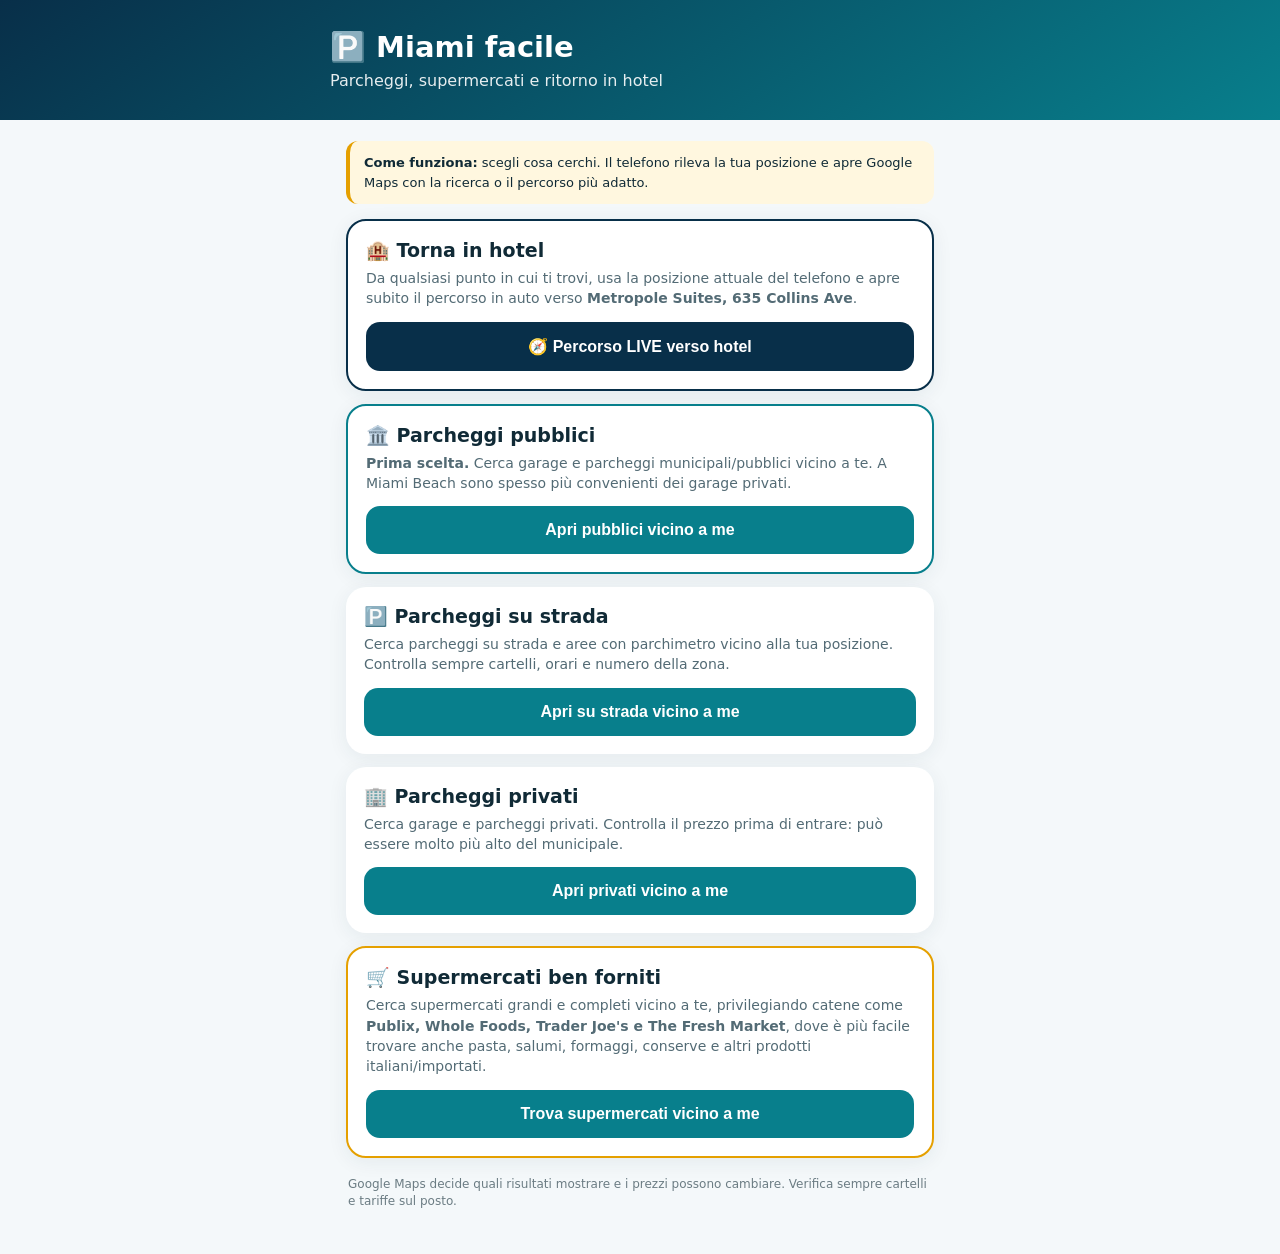
<file: parking/index.html>
<!doctype html>
<html lang="it">
<head>
<meta charset="utf-8">
<meta name="viewport" content="width=device-width,initial-scale=1,viewport-fit=cover">
<meta name="theme-color" content="#082f49">
<title>Miami • Parcheggi & Supermercati</title>
<style>
*{box-sizing:border-box}body{margin:0;font-family:system-ui,-apple-system,Segoe UI,sans-serif;background:#f4f8fa;color:#102a36}header{background:linear-gradient(145deg,#082f49,#087f8c);color:#fff;padding:30px 18px}main,header div{max-width:620px;margin:auto}h1{margin:0 0 7px;font-size:29px}header p{margin:0;opacity:.9}main{padding:16px}.card{background:#fff;border-radius:20px;padding:18px;margin:0 0 13px;box-shadow:0 4px 20px #173d4d12}.card h2{font-size:19px;margin:0 0 6px}.card p{font-size:14px;line-height:1.45;color:#536b75;margin:5px 0 13px}.btn{display:block;width:100%;border:0;border-radius:14px;padding:15px 12px;background:#087f8c;color:#fff;font-size:16px;font-weight:800;text-align:center;text-decoration:none;cursor:pointer}.primary{border:2px solid #087f8c}.hotel{border:2px solid #082f49}.hotel .btn{background:#082f49}.note{font-size:13px;line-height:1.5;background:#fff7df;border-left:4px solid #e5a000;padding:12px 14px;border-radius:12px;margin:5px 0 15px}.status{font-size:13px;text-align:center;color:#607680;margin:12px 0 4px}.super{border:2px solid #e5a000}.small{font-size:12px;color:#6b7c83;line-height:1.45;margin:18px 2px 28px}
</style>
</head>
<body>
<header><div><h1>🅿️ Miami facile</h1><p>Parcheggi, supermercati e ritorno in hotel</p></div></header>
<main>
<div class="note"><b>Come funziona:</b> scegli cosa cerchi. Il telefono rileva la tua posizione e apre Google Maps con la ricerca o il percorso più adatto.</div>
<div class="card hotel"><h2>🏨 Torna in hotel</h2><p>Da qualsiasi punto in cui ti trovi, usa la posizione attuale del telefono e apre subito il percorso in auto verso <b>Metropole Suites, 635 Collins Ave</b>.</p><button class="btn" onclick="hotel()">🧭 Percorso LIVE verso hotel</button></div>
<div class="card primary"><h2>🏛️ Parcheggi pubblici</h2><p><b>Prima scelta.</b> Cerca garage e parcheggi municipali/pubblici vicino a te. A Miami Beach sono spesso più convenienti dei garage privati.</p><button class="btn" onclick="near('municipal public parking garage')">Apri pubblici vicino a me</button></div>
<div class="card"><h2>🅿️ Parcheggi su strada</h2><p>Cerca parcheggi su strada e aree con parchimetro vicino alla tua posizione. Controlla sempre cartelli, orari e numero della zona.</p><button class="btn" onclick="near('street parking metered parking')">Apri su strada vicino a me</button></div>
<div class="card"><h2>🏢 Parcheggi privati</h2><p>Cerca garage e parcheggi privati. Controlla il prezzo prima di entrare: può essere molto più alto del municipale.</p><button class="btn" onclick="near('private parking garage')">Apri privati vicino a me</button></div>
<div class="card super"><h2>🛒 Supermercati ben forniti</h2><p>Cerca supermercati grandi e completi vicino a te, privilegiando catene come <b>Publix, Whole Foods, Trader Joe's e The Fresh Market</b>, dove è più facile trovare anche pasta, salumi, formaggi, conserve e altri prodotti italiani/importati.</p><button class="btn" onclick="near('Publix Whole Foods Trader Joe’s The Fresh Market supermarket Italian food')">Trova supermercati vicino a me</button></div>
<div id="status" class="status"></div>
<p class="small">Google Maps decide quali risultati mostrare e i prezzi possono cambiare. Verifica sempre cartelli e tariffe sul posto.</p>
</main>
<script>
const statusEl=()=>document.getElementById('status');
function getpos(ok,fallback){const s=statusEl();s.textContent='📍 Cerco la tua posizione…';if(navigator.geolocation){navigator.geolocation.getCurrentPosition(p=>ok(p.coords.latitude,p.coords.longitude),()=>fallback(),{enableHighAccuracy:true,timeout:6000,maximumAge:30000})}else fallback()}
function near(q){getpos((lat,lon)=>{statusEl().textContent='Apro Google Maps…';location.href='https://www.google.com/maps/search/?api=1&query='+encodeURIComponent(q)+'&center='+lat+','+lon},()=>{statusEl().textContent='Google Maps userà la tua posizione.';location.href='https://www.google.com/maps/search/?api=1&query='+encodeURIComponent(q)})}
function hotel(){const dest='635 Collins Ave, Miami Beach, FL';getpos((lat,lon)=>{statusEl().textContent='Apro il percorso verso l’hotel…';location.href='https://www.google.com/maps/dir/?api=1&origin='+lat+','+lon+'&destination='+encodeURIComponent(dest)+'&travelmode=driving'},()=>{statusEl().textContent='Google Maps userà la tua posizione attuale.';location.href='https://www.google.com/maps/dir/?api=1&destination='+encodeURIComponent(dest)+'&travelmode=driving'})}
</script>
</body></html>
</file>
<file: gite-super/style.css>
body{margin:0;font-family:system-ui;background:#f3f7f9;color:#15313d}header{background:#087f8c;color:white;padding:24px}header h1,header p,main{max-width:780px;margin-left:auto;margin-right:auto}main{padding:14px}.card{background:white;border-radius:18px;padding:16px;margin:12px 0;border-left:5px solid #087f8c;box-shadow:0 3px 14px #00000010}.priority{border-left-color:#e6a500}.pass{border-left-color:#7b4ab5}.pill{display:inline-block;background:#e5f4f5;padding:5px 8px;border-radius:20px;font-size:12px;font-weight:700;margin:2px}.desc{line-height:1.5}.price{background:#eef8ee;padding:10px;border-radius:10px}.buttons{display:flex;gap:8px;flex-wrap:wrap;margin-top:10px}.btn{flex:1;min-width:130px;text-align:center;text-decoration:none;padding:11px;border-radius:11px;background:#087f8c;color:white;font-weight:800}.photo{background:#e7f1f3;color:#075a61}.note{background:#fff7dc;padding:12px;border-radius:12px}
</file>
